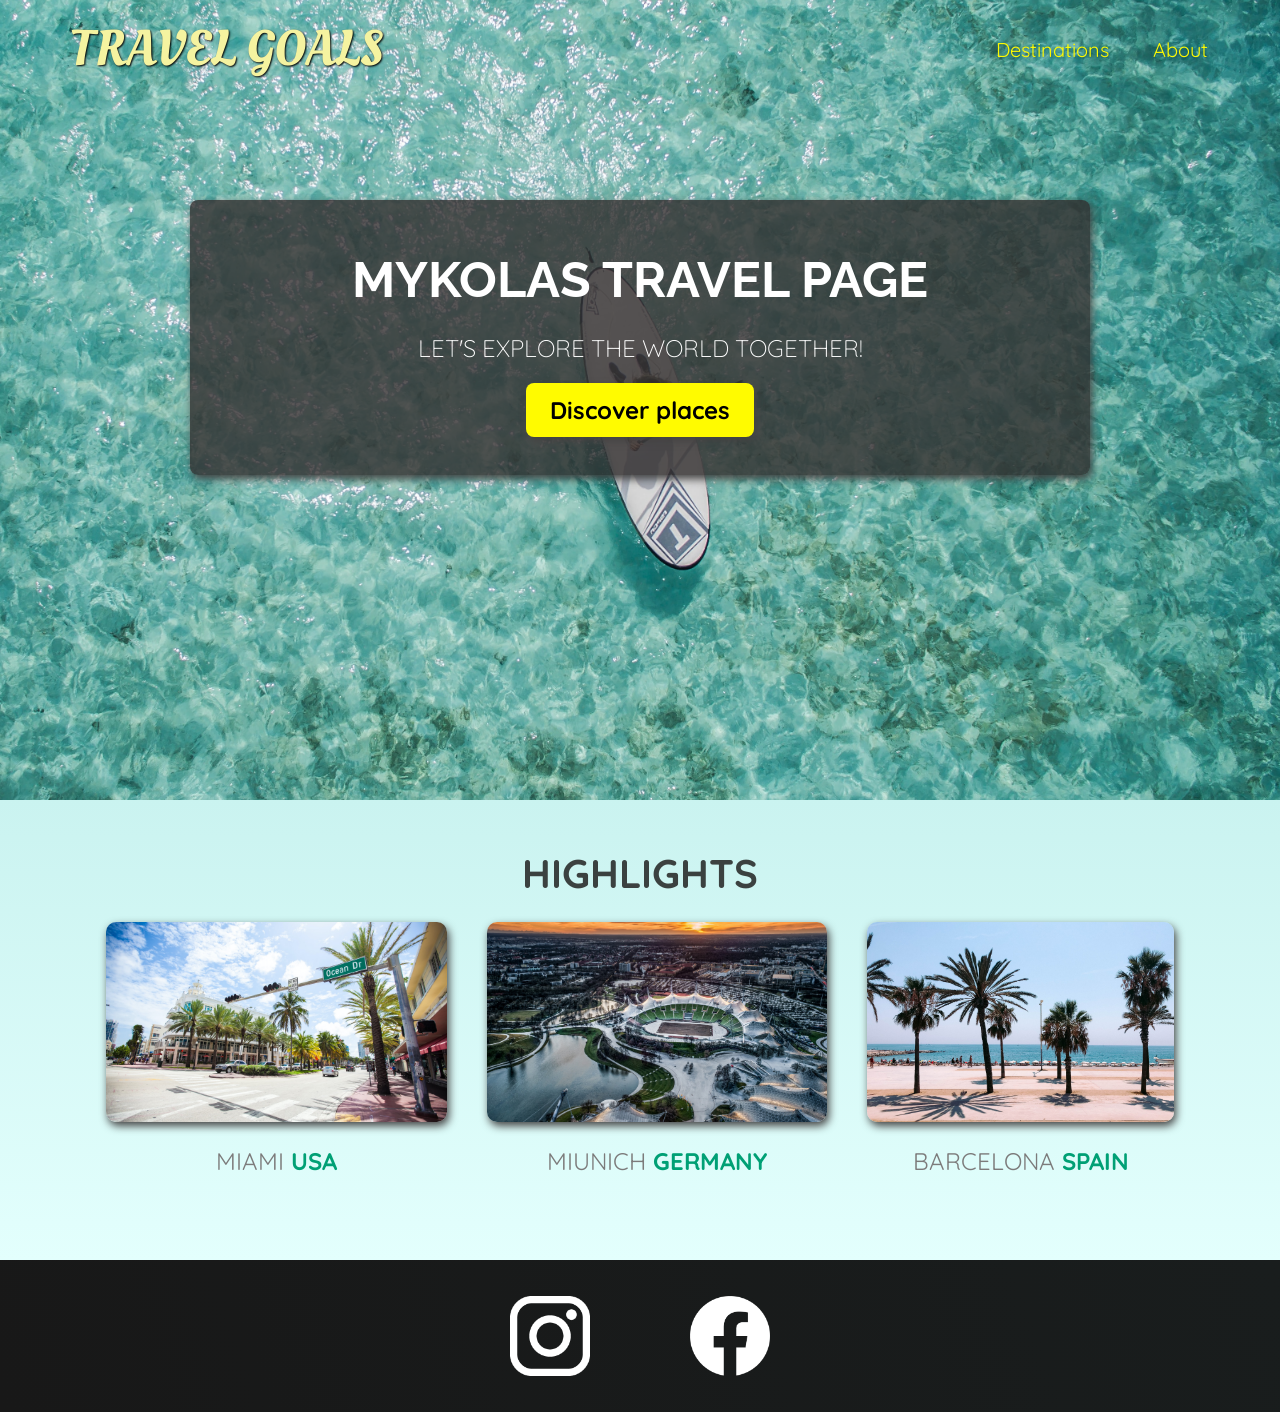
<file: index.html>
<!DOCTYPE html>
<html lang="en">
  <head>
    <meta charset="UTF-8" />
    <meta http-equiv="X-UA-Compatible" content="IE=edge" />
    <meta name="viewport" content="width=device-width, initial-scale=1.0" />
    <link href="https://fonts.googleapis.com/css2?family=Raleway:wght@700&family=Oleo+Script:wght@700&family=Quicksand:wght@300;500;700&display=swap" rel="stylesheet" />
    <link rel="stylesheet" href="shared.css" />
    <link rel="stylesheet" href="index.css" />
    <title>Travel Goals</title>
  </head>
  <body>
    <header>
      <div id="page-logo">
        <a href="/">Travel Goals</a>
      </div>

      <nav>
        <ul>
          <li><a href="/places.html">Destinations</a></li>
          <li><a href="#">About</a></li>
        </ul>
      </nav>
    </header>
    <main>
      <section id="hero">
        <div id="hero-content">
          <h1>Mykolas Travel Page</h1>
          <p>Let's explore the world together!</p>
          <a href="/places.html">Discover places</a>
        </div>
      </section>

      <section id="highlights">
        <h2>Highlights</h2>
        <ul id="destinations">
          <li class="destination">
            <img src="/images/places/miami.jpg" alt="Miami streets on sunny day" />
            <p>Miami <strong>USA</strong></p>
          </li>
          <li class="destination">
            <img src="/images/places/munich.jpg" alt="Miunich stadium in winter" />
            <p>Miunich <strong>Germany</strong></p>
          </li>
          <li class="destination">
            <img src="/images/places/barcelona.jpg" alt="Palm beach in Barcelona" />
            <p>Barcelona <strong>Spain</strong></p>
          </li>
        </ul>
      </section>
    </main>
    <footer>
      <ul>
        <li>
          <a href="https://www.instagram.com"><img src="/images/icons/insta.png" alt="Instagram logo" /></a>
        </li>
        <li>
          <a href="https://www.facebook.com"><img src="/images/icons/facebook.png" alt="Facebook logo" /></a>
        </li>
      </ul>
    </footer>
  </body>
</html>
</file>
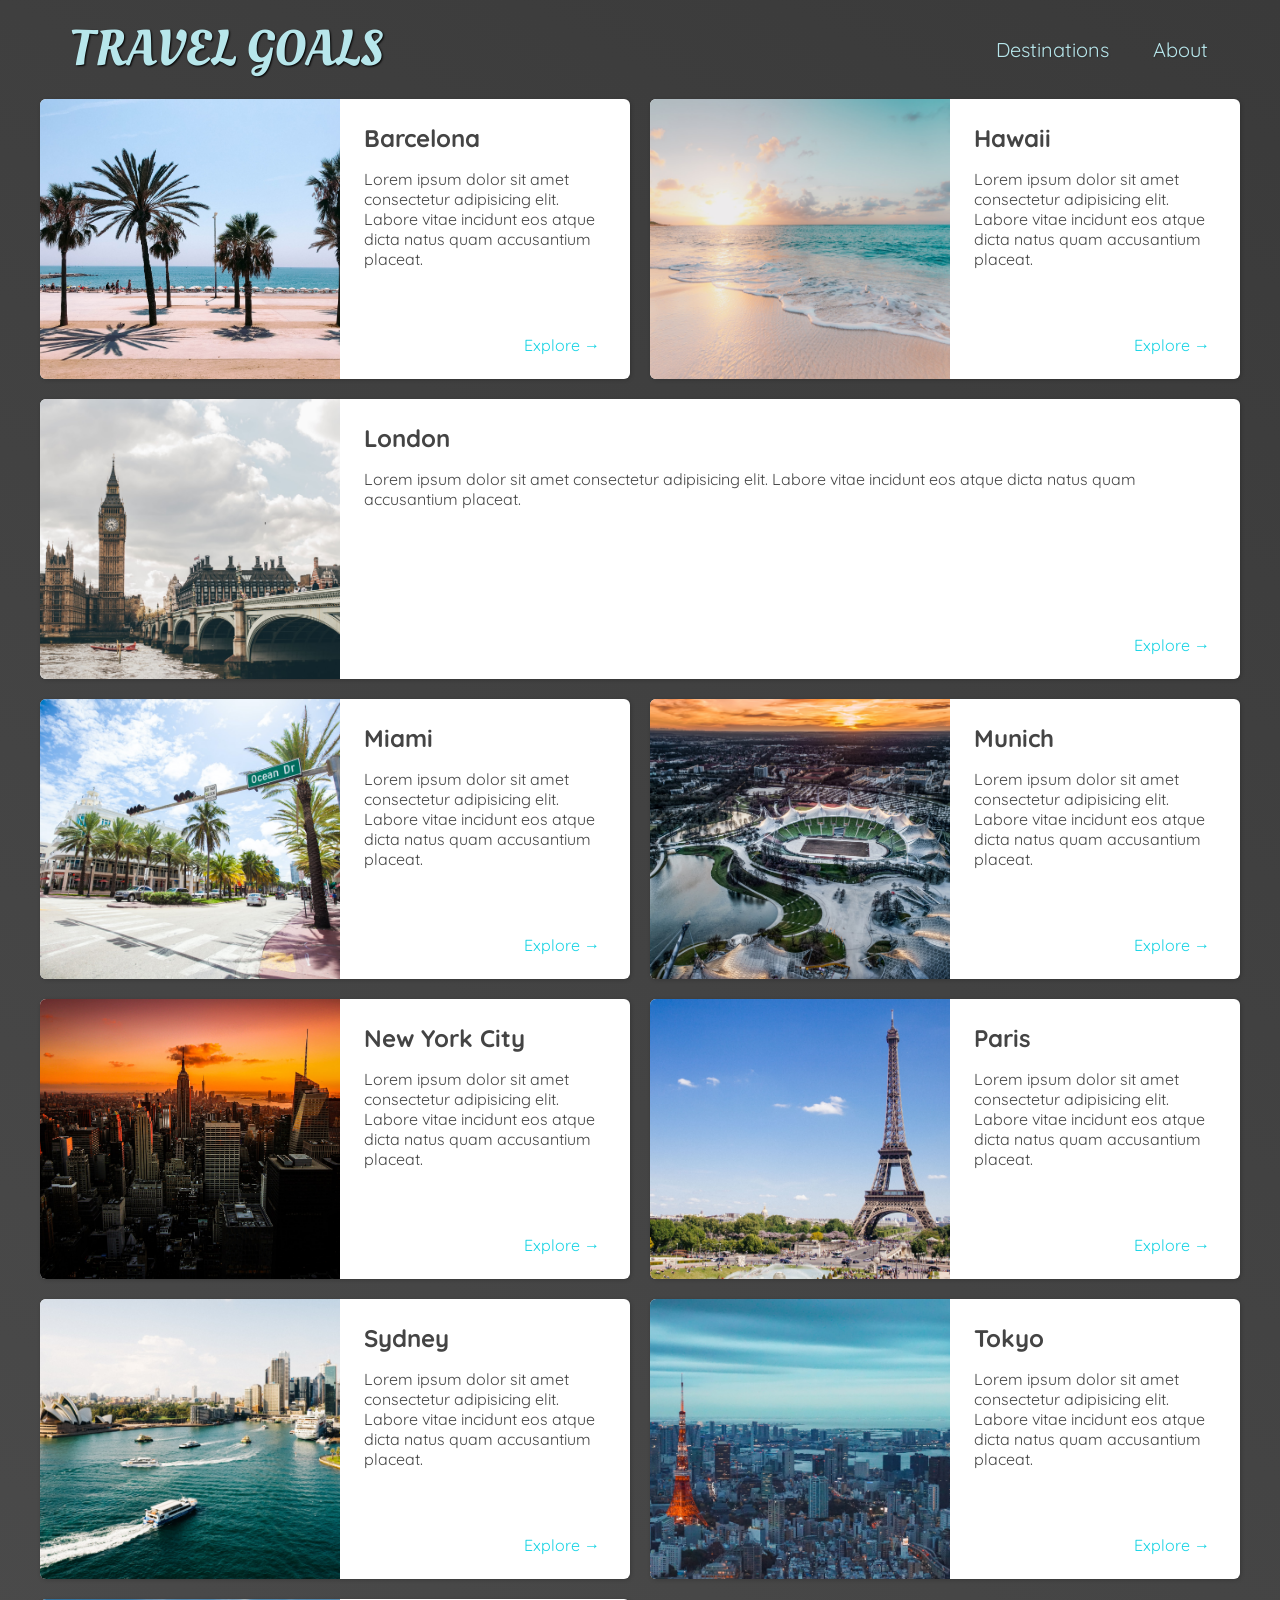
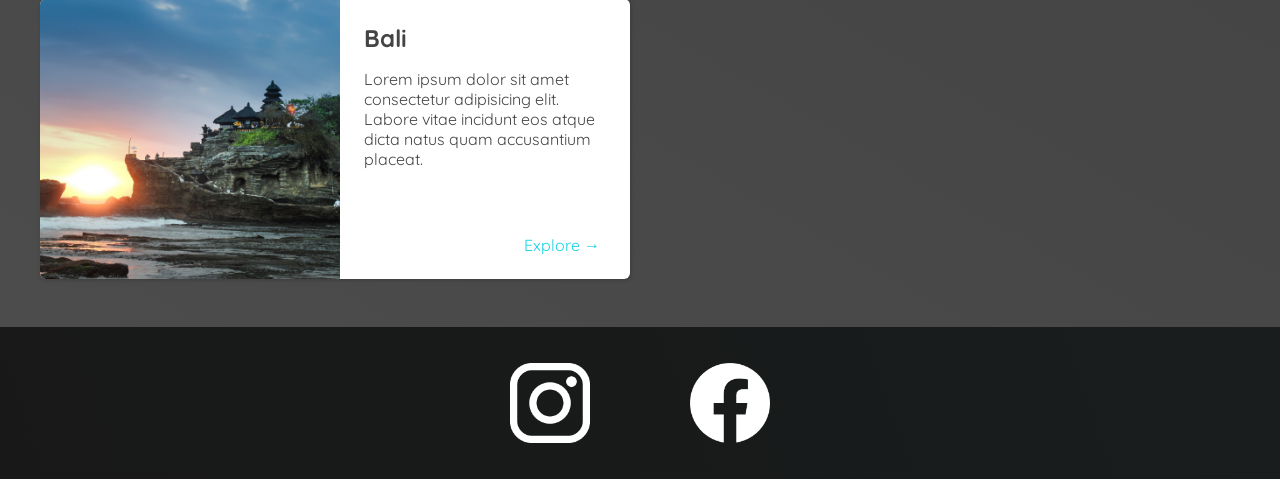
<file: places.html>
<!DOCTYPE html>
<html lang="en">
  <head>
    <meta charset="UTF-8" />
    <meta http-equiv="X-UA-Compatible" content="IE=edge" />
    <meta name="viewport" content="width=device-width, initial-scale=1.0" />
    <link href="https://fonts.googleapis.com/css2?family=Raleway:wght@700&family=Oleo+Script:wght@700&family=Quicksand:wght@300;500;700&display=swap" rel="stylesheet" />
    <link rel="stylesheet" href="shared.css" />
    <link rel="stylesheet" href="places.css" />
    <title>Travel Goals</title>
  </head>
  <body>
    <header>
      <div id="page-logo">
        <a href="/">Travel Goals</a>
      </div>

      <nav>
        <ul>
          <li><a href="/places.html">Destinations</a></li>
          <li><a href="#">About</a></li>
        </ul>
      </nav>
    </header>
    
    <main>
        <ul>
            <li>
              <img src="images/places/barcelona.jpg" alt="City of Barcelona" />
              <div class="item-content">
                <div>
                  <h2>Barcelona</h2>
                  <p>
                    Lorem ipsum dolor sit amet consectetur adipisicing elit. Labore
                    vitae incidunt eos atque dicta natus quam accusantium placeat.
                  </p>
                </div>
                <div class="actions">
                  <a href="https://en.wikipedia.org/wiki/Barcelona">Explore &#x2192</a>
                </div>
              </div>
            </li>

            <li>
              <img src="images/places/hawaii.jpg" alt="Hawaii beach" />
              <div class="item-content">
                <div>
                  <h2>Hawaii</h2>
                  <p>
                    Lorem ipsum dolor sit amet consectetur adipisicing elit. Labore
                    vitae incidunt eos atque dicta natus quam accusantium placeat.
                  </p>
                </div>
                <div class="actions">
                  <a href="hhttps://en.wikipedia.org/wiki/Hawaii">Explore &#x2192</a>
                </div>
              </div>
            </li>
            
            <li>
              <img src="images/places/london.jpg" alt="London city" />
              <div class="item-content">
                <div>
                  <h2>London</h2>
                  <p>
                    Lorem ipsum dolor sit amet consectetur adipisicing elit. Labore
                    vitae incidunt eos atque dicta natus quam accusantium placeat.
                  </p>
                </div>
                <div class="actions">
                  <a href="https://en.wikipedia.org/wiki/London">Explore &#x2192</a>
                </div>
              </div>
            </li>
            
            <li>
              <img src="images/places/miami.jpg" alt="Miami streets" />
              <div class="item-content">
                <div>
                  <h2>Miami</h2>
                  <p>
                    Lorem ipsum dolor sit amet consectetur adipisicing elit. Labore
                    vitae incidunt eos atque dicta natus quam accusantium placeat.
                  </p>
                </div>
                <div class="actions">
                  <a href="https://en.wikipedia.org/wiki/Miami">Explore &#x2192</a>
                </div>
              </div>
            </li>
            
            <li>
              <img src="images/places/munich.jpg" alt="Munich football stadium" />
              <div class="item-content">
                <div>
                  <h2>Munich</h2>
                  <p>
                    Lorem ipsum dolor sit amet consectetur adipisicing elit. Labore
                    vitae incidunt eos atque dicta natus quam accusantium placeat.
                  </p>
                </div>
                <div class="actions">
                  <a href="https://en.wikipedia.org/wiki/Munich">Explore &#x2192</a>
                </div>
              </div>
            </li>
            
            <li>
              <img src="images/places/new-york-city.jpg" alt="New York City skyline" />
              <div class="item-content">
                <div>
                  <h2>New York City</h2>
                  <p>
                    Lorem ipsum dolor sit amet consectetur adipisicing elit. Labore
                    vitae incidunt eos atque dicta natus quam accusantium placeat.
                  </p>
                </div>
                <div class="actions">
                  <a href="https://en.wikipedia.org/wiki/New_York_City"
                    >Explore &#x2192</a
                  >
                </div>
              </div>
            </li>
            
            <li>
              <img src="images/places/paris.jpg" alt="Paris city" />
              <div class="item-content">
                <div>
                  <h2>Paris</h2>
                  <p>
                    Lorem ipsum dolor sit amet consectetur adipisicing elit. Labore
                    vitae incidunt eos atque dicta natus quam accusantium placeat.
                  </p>
                </div>
                <div class="actions">
                  <a href="https://en.wikipedia.org/wiki/Paris">Explore &#x2192</a>
                </div>
              </div>
            </li>
            
            <li>
              <img src="images/places/sydney.jpg" alt="Sydney beach" />
              <div class="item-content">
                <div>
                  <h2>Sydney</h2>
                  <p>
                    Lorem ipsum dolor sit amet consectetur adipisicing elit. Labore
                    vitae incidunt eos atque dicta natus quam accusantium placeat.
                  </p>
                </div>
                <div class="actions">
                  <a href="https://en.wikipedia.org/wiki/Sydney">Explore &#x2192</a>
                </div>
              </div>
            </li>

            <li>
              <img src="images/places/tokyo.jpg" alt="Tokyo skyline" />
              <div class="item-content">
                <div>
                  <h2>Tokyo</h2>
                  <p>
                    Lorem ipsum dolor sit amet consectetur adipisicing elit. Labore
                    vitae incidunt eos atque dicta natus quam accusantium placeat.
                  </p>
                </div>
                <div class="actions">
                  <a href="https://en.wikipedia.org/wiki/Tokyo">Explore &#x2192</a>
                </div>
              </div>
            </li>
            
            <li>
              <img src="images/places/bali.jpg" alt="Bali beach" />
              <div class="item-content">
                <div>
                  <h2>Bali</h2>
                  <p>
                    Lorem ipsum dolor sit amet consectetur adipisicing elit. Labore
                    vitae incidunt eos atque dicta natus quam accusantium placeat.
                  </p>
                </div>
                <div class="actions">
                  <a href="https://en.wikipedia.org/wiki/Bali">Explore &#x2192</a>
                </div>
              </div>
            </li>
          </ul>
    </main>
    
    <footer>
      <ul>
        <li>
          <a href="https://www.instagram.com"><img src="/images/icons/insta.png" alt="Instagram logo" /></a>
        </li>
        <li>
          <a href="https://www.facebook.com"><img src="/images/icons/facebook.png" alt="Facebook logo" /></a>
        </li>
      </ul>
    </footer>
  </body>
</html>
</file>
<file: shared.css>
body {
  font-family: 'Quicksand', sans-serif;
  margin: 0;
}

ul {
  list-style: none;
  margin: 0;
  padding: 0;
}

header {
  padding: 15px 60px;
  display: flex;
  justify-content: space-between;
  align-items: center;
  position: absolute;
  box-sizing: border-box;
  width: 100%;
}

header #page-logo a {
  padding: 10px;
  font-family: 'Oleo Script', sans-serif;
  color: rgb(245, 243, 160);
  font-size: 50px;
  text-decoration: none;
  text-transform: uppercase;
  text-shadow: 1px 1px 2px rgb(0, 0, 0);
}

header ul {
  display: flex;
}

header li {
  margin-left: 20px;
}

header nav a {
  padding: 12px;
  border-radius: 6px;
  font-size: 20px;
  text-decoration: none;
  text-shadow: 1px 1px 2px rgba(0, 0, 0, 0.2);
  color: rgb(255, 251, 0);
}

header nav a:hover {
  color: rgb(77, 77, 77);
  background-color: rgb(255, 251, 0);
}

footer {
  background: linear-gradient(70deg, rgb(24, 24, 24), rgb(25, 29, 29));
  padding: 36px 0;
}

footer ul {
  display: flex;
  justify-content: center;
}

footer li {
  width: 80px;
  height: 80px;
  margin: 0 50px;
}

footer img {
  width: 100%;
  height: 100%;
}
</file>
<file: index.css>
main #hero {
  height: 800px;
  background-image: url('/images/places/ocean.jpg');
  background-position: center;
  background-size: cover;
}

main #hero-content {
  width: 900px;
  margin: 0 auto;
  padding: 50px 0;
  text-align: center;
  background-color: rgba(51, 47, 47, 0.8);
  box-shadow: 2px 4px 8px rgb(68, 67, 67);
  border-radius: 8px;
  position: relative;
  top: 200px;
}

main #hero-content h1 {
  margin: 0;
  font-family: 'Raleway', sans-serif;
  font-size: 50px;
  text-transform: uppercase;
  color: white;
}

main #hero-content p {
  font-size: 24px;
  font-weight: 300;
  text-transform: uppercase;
  color: white;
  margin-bottom: 32px;
}

main #hero-content a {
  padding: 12px 24px;
  border-radius: 8px;
  font-size: 24px;
  font-weight: 700;
  text-decoration: none;
  background-color: rgb(255, 251, 0);
  color: black;
  box-shadow: 2px 4px 8px rgb(68, 67, 67);
}

main #hero-content a:hover {
  background-color: rgb(255, 238, 0);
}

main section#highlights {
  padding: 24px;
  text-align: center;
  background: linear-gradient(0deg, rgb(227, 255, 253), rgb(202, 243, 240));
}

main #highlights h2 {
  text-transform: uppercase;
  font-size: 40px;
  color: rgb(59, 65, 64);
  margin: 24px 0;
}

main ul#destinations {
  display: flex;
  justify-content: center;
  width: 90%;
  margin: auto;
  margin-bottom: 40px;
}

main li.destination {
  flex-grow: 1;
  margin: 0 20px;
  text-transform: uppercase;
}

main .destination img {
  height: 200px;
  width: 100%;
  box-shadow: 2px 4px 8px rgb(68, 67, 67);
  border-radius: 10px;
  object-fit: cover;
}

main .destination p {
  font-size: 24px;
  color: rgb(124, 123, 123);
  margin: 20px 0;
}

main .destination strong {
  color: rgb(0, 160, 117);
}
</file>
<file: places.css>
body {
  color: rgb(68, 68, 68);
  background: linear-gradient(30deg, rgb(77, 77, 77), rgb(58, 58, 58));
}

header {
  position: static;
}

header div#page-logo a {
  color: rgb(183, 230, 235);
}

header nav a {
  color: rgb(183, 230, 235);
}

header nav a:hover {
  background-color: rgb(183, 230, 235);
  color: rgb(59, 59, 59);
}

main ul {
  width: 1200px;
  margin: 0 auto 48px;
  display: grid;
  grid-template-columns: 1fr 1fr;
  gap: 20px;
}

main li {
  display: flex;
  background-color: white;
  box-shadow: 1px 1px 4px rgba(0, 0, 0, 0.2);
  border-radius: 6px;
  overflow: hidden;
}

main li:nth-of-type(3) {
  grid-column: 1/3;
}

main li img {
  width: 300px;
  height: 280px;
  object-fit: cover;
}

main div.item-content {
  padding: 24px;
  display: flex;
  flex-direction: column;
  justify-content: space-between;
}

main div.item-content h2 {
  margin: 0;
}

main div.actions {
  text-align: right;
}

main div .actions a {
  text-decoration: none;
  padding: 6px;
  border-radius: 5px;
  color: rgb(22, 211, 228);
}

main div.actions a:hover {
  background-color: rgb(235, 253, 255);
}
</file>
